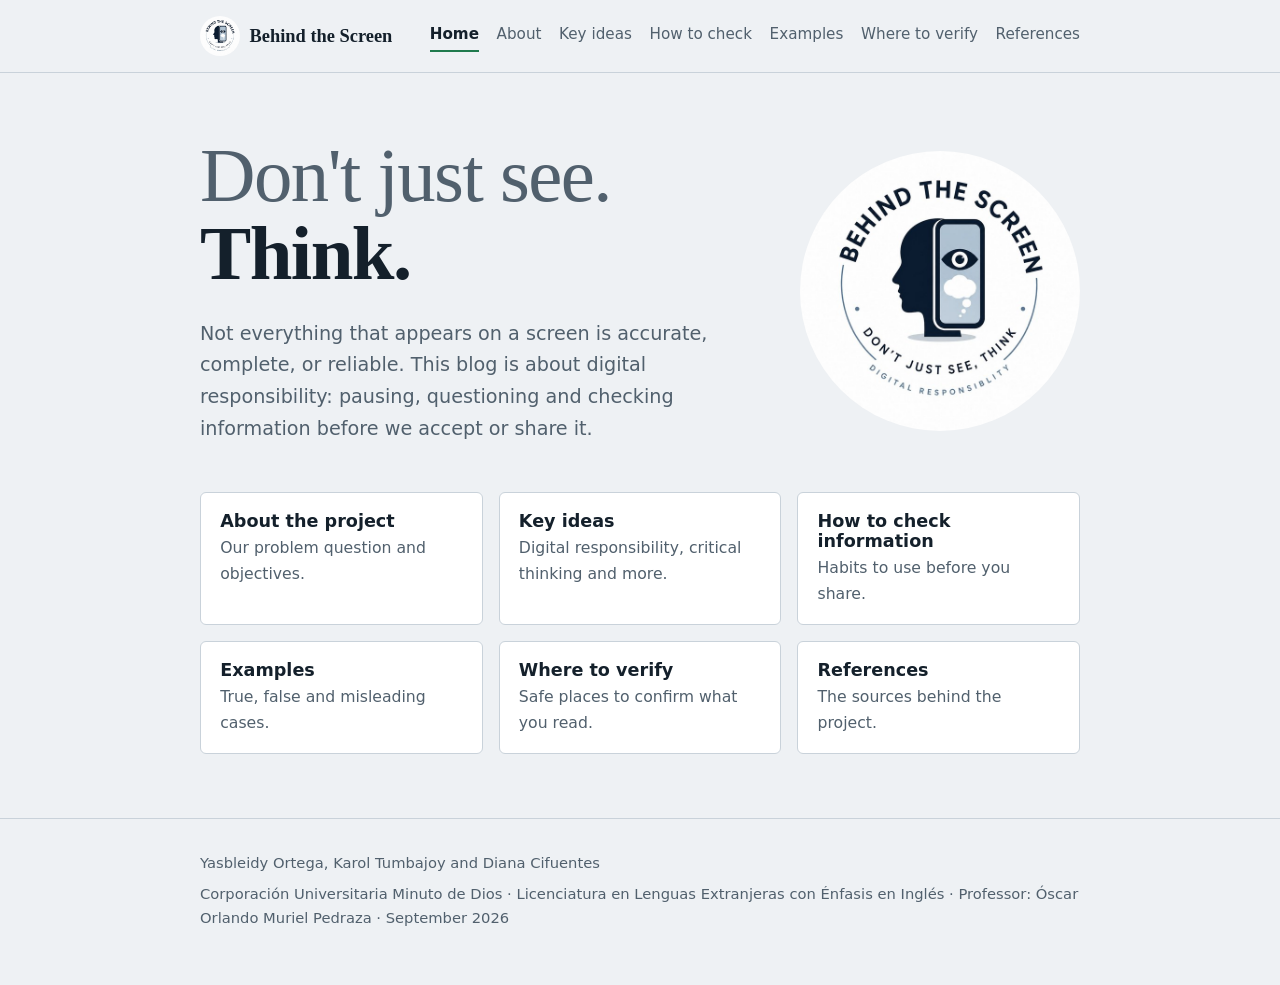
<file: index.html>
<!DOCTYPE html>
<html lang="en">
<head>
<meta charset="UTF-8">
<meta name="viewport" content="width=device-width, initial-scale=1">
<title>Home | Behind the Screen</title>
<meta name="description" content="Behind the Screen: a blog about digital responsibility and critical thinking online.">
<link rel="icon" href="logo.jpg">
<link rel="stylesheet" href="style.css">
</head>
<body>
<header class="top"><div class="wrap">
<a class="brand" href="index.html"><img src="logo.jpg" alt="" width="40" height="40"><span>Behind the Screen</span></a>
<nav aria-label="Main"><a href="index.html" aria-current="page">Home</a><a href="about.html">About</a><a href="ideas.html">Key ideas</a><a href="check.html">How to check</a><a href="examples.html">Examples</a><a href="verify.html">Where to verify</a><a href="references.html">References</a></nav>
</div></header>
<main><div class="wrap">
<div class="hero">
<div class="txt">
<h1><span class="a">Don't just see.</span><span>Think.</span></h1>
<p>Not everything that appears on a screen is accurate, complete, or reliable. This blog is about digital responsibility: pausing, questioning and checking information before we accept or share it.</p>
</div>
<img class="hero-logo" src="logo.jpg" alt="Behind the Screen logo: a head silhouette facing a phone screen that shows an eye and a thought bubble. Don't just see, think. Digital responsibility." width="280" height="280">
</div>
<div class="grid" style="padding-bottom:4rem">
<a class="box" href="about.html"><h3>About the project</h3><p>Our problem question and objectives.</p></a>
<a class="box" href="ideas.html"><h3>Key ideas</h3><p>Digital responsibility, critical thinking and more.</p></a>
<a class="box" href="check.html"><h3>How to check information</h3><p>Habits to use before you share.</p></a>
<a class="box" href="examples.html"><h3>Examples</h3><p>True, false and misleading cases.</p></a>
<a class="box" href="verify.html"><h3>Where to verify</h3><p>Safe places to confirm what you read.</p></a>
<a class="box" href="references.html"><h3>References</h3><p>The sources behind the project.</p></a>
</div>

</div></main>
<footer><div class="wrap">
<p>Yasbleidy Ortega, Karol Tumbajoy and Diana Cifuentes</p>
<p>Corporación Universitaria Minuto de Dios · Licenciatura en Lenguas Extranjeras con Énfasis en Inglés · Professor: Óscar Orlando Muriel Pedraza · September 2026</p>
</div></footer>
<script src="script.js"></script>
</body>
</html>
</file>
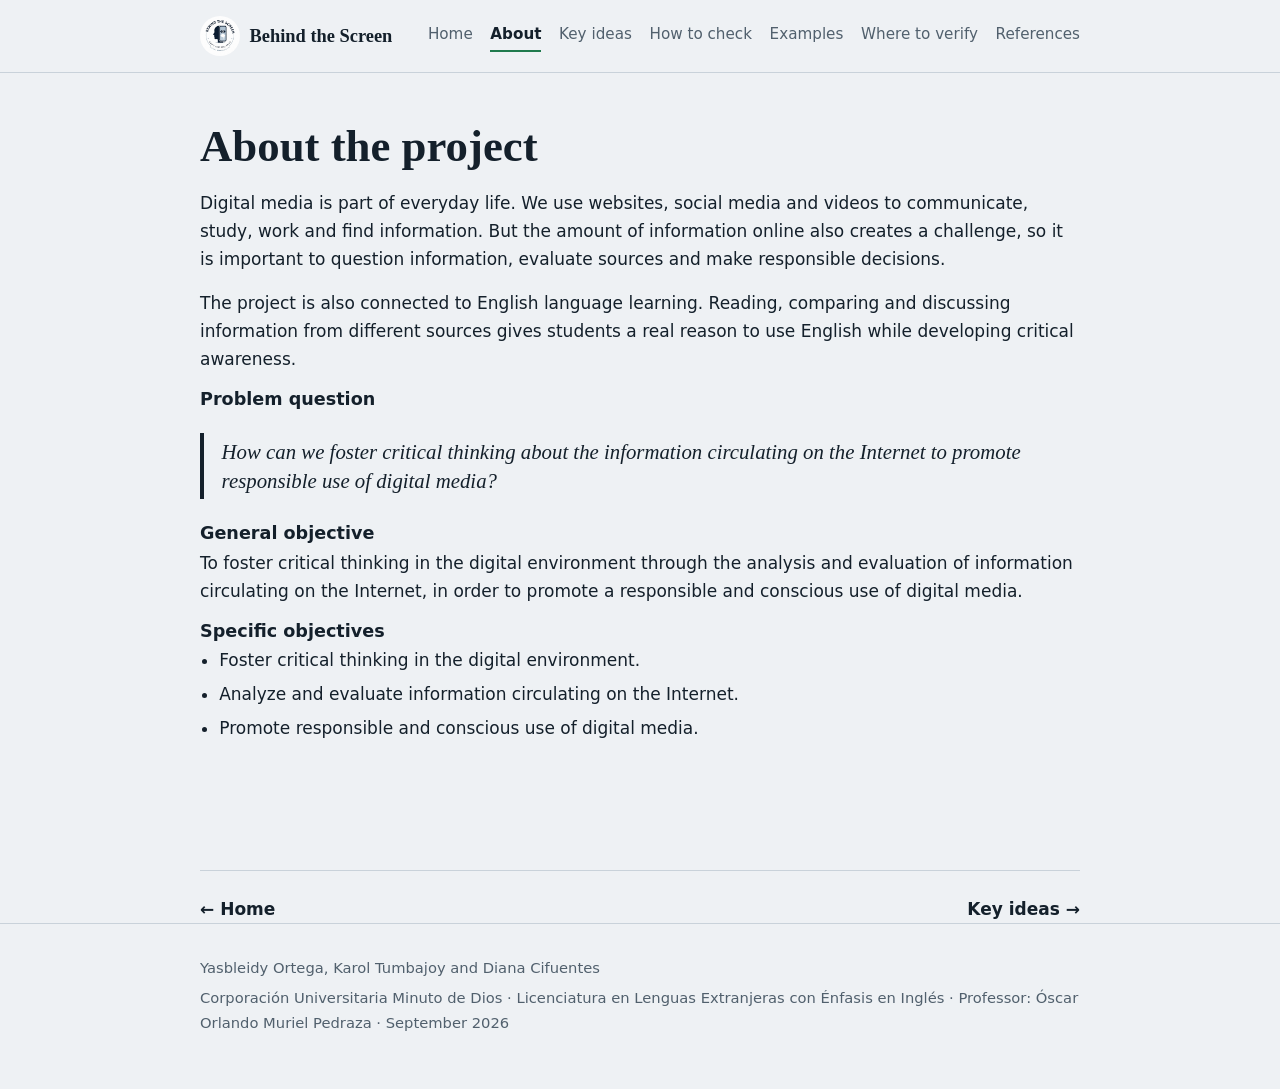
<file: about.html>
<!DOCTYPE html>
<html lang="en">
<head>
<meta charset="UTF-8">
<meta name="viewport" content="width=device-width, initial-scale=1">
<title>About the project | Behind the Screen</title>
<meta name="description" content="Behind the Screen: a blog about digital responsibility and critical thinking online.">
<link rel="icon" href="logo.jpg">
<link rel="stylesheet" href="style.css">
</head>
<body>
<header class="top"><div class="wrap">
<a class="brand" href="index.html"><img src="logo.jpg" alt="" width="40" height="40"><span>Behind the Screen</span></a>
<nav aria-label="Main"><a href="index.html">Home</a><a href="about.html" aria-current="page">About</a><a href="ideas.html">Key ideas</a><a href="check.html">How to check</a><a href="examples.html">Examples</a><a href="verify.html">Where to verify</a><a href="references.html">References</a></nav>
</div></header>
<main><div class="wrap">
<div class="page"><h1 class="title">About the project</h1>
<p>Digital media is part of everyday life. We use websites, social media and videos to communicate, study, work and find information. But the amount of information online also creates a challenge, so it is important to question information, evaluate sources and make responsible decisions.</p>
<p>The project is also connected to English language learning. Reading, comparing and discussing information from different sources gives students a real reason to use English while developing critical awareness.</p>
<h3>Problem question</h3>
<p class="question">How can we foster critical thinking about the information circulating on the Internet to promote responsible use of digital media?</p>
<h3>General objective</h3>
<p>To foster critical thinking in the digital environment through the analysis and evaluation of information circulating on the Internet, in order to promote a responsible and conscious use of digital media.</p>
<h3>Specific objectives</h3>
<ul class="plain"><li>Foster critical thinking in the digital environment.</li><li>Analyze and evaluate information circulating on the Internet.</li><li>Promote responsible and conscious use of digital media.</li></ul></div>
<div class="pager"><a href="index.html">&larr; Home</a><a href="ideas.html">Key ideas &rarr;</a></div>
</div></main>
<footer><div class="wrap">
<p>Yasbleidy Ortega, Karol Tumbajoy and Diana Cifuentes</p>
<p>Corporación Universitaria Minuto de Dios · Licenciatura en Lenguas Extranjeras con Énfasis en Inglés · Professor: Óscar Orlando Muriel Pedraza · September 2026</p>
</div></footer>
<script src="script.js"></script>
</body>
</html>
</file>
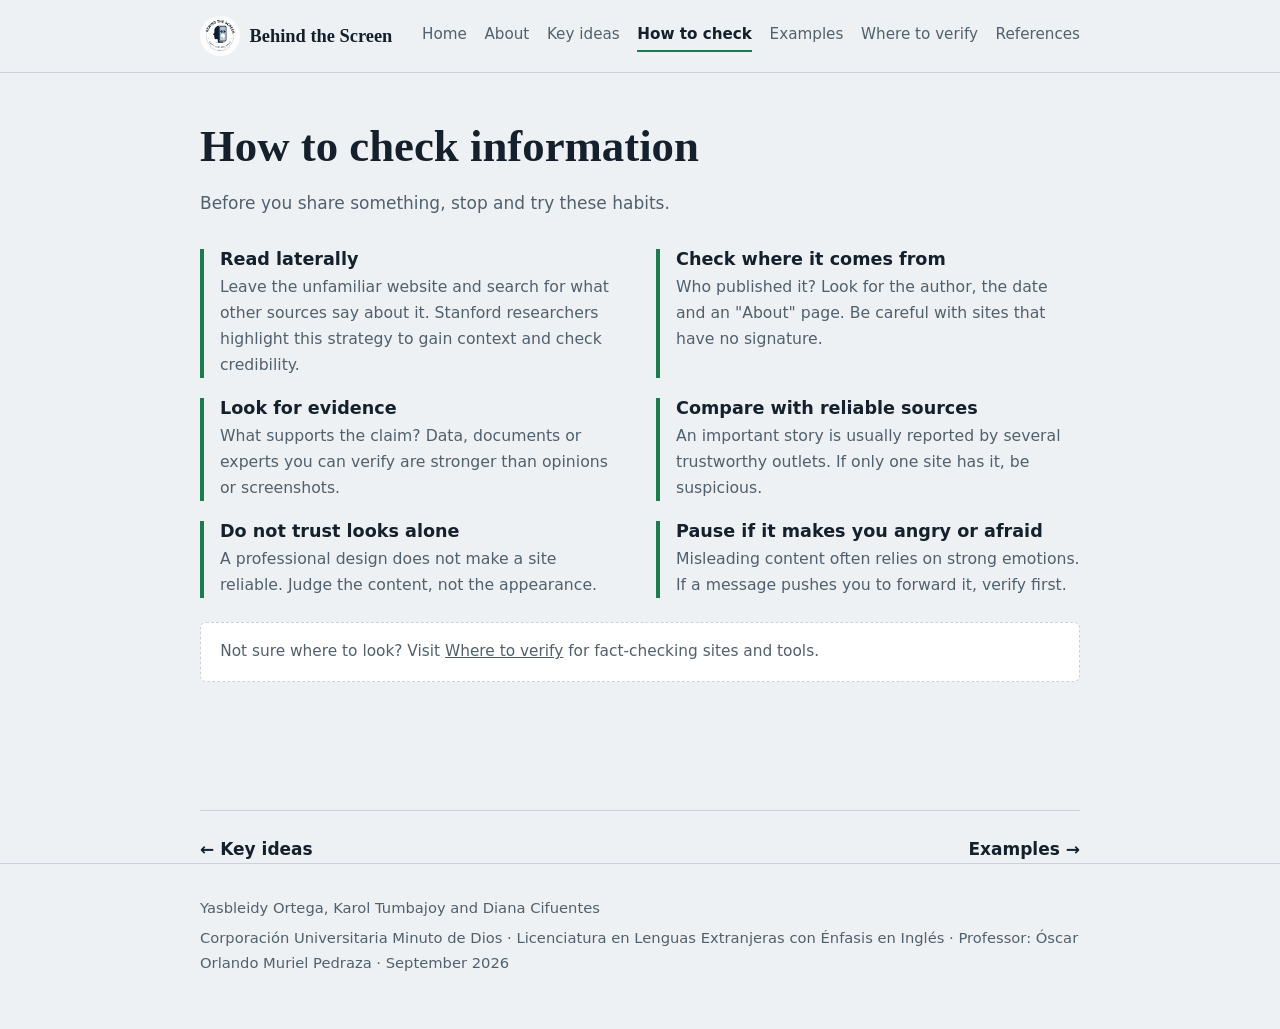
<file: check.html>
<!DOCTYPE html>
<html lang="en">
<head>
<meta charset="UTF-8">
<meta name="viewport" content="width=device-width, initial-scale=1">
<title>How to check information | Behind the Screen</title>
<meta name="description" content="Behind the Screen: a blog about digital responsibility and critical thinking online.">
<link rel="icon" href="logo.jpg">
<link rel="stylesheet" href="style.css">
</head>
<body>
<header class="top"><div class="wrap">
<a class="brand" href="index.html"><img src="logo.jpg" alt="" width="40" height="40"><span>Behind the Screen</span></a>
<nav aria-label="Main"><a href="index.html">Home</a><a href="about.html">About</a><a href="ideas.html">Key ideas</a><a href="check.html" aria-current="page">How to check</a><a href="examples.html">Examples</a><a href="verify.html">Where to verify</a><a href="references.html">References</a></nav>
</div></header>
<main><div class="wrap">
<div class="page"><h1 class="title">How to check information</h1>
<p class="lead">Before you share something, stop and try these habits.</p>
<div class="tips">
<div class="tip"><h3>Read laterally</h3><p>Leave the unfamiliar website and search for what other sources say about it. Stanford researchers highlight this strategy to gain context and check credibility.</p></div>
<div class="tip"><h3>Check where it comes from</h3><p>Who published it? Look for the author, the date and an "About" page. Be careful with sites that have no signature.</p></div>
<div class="tip"><h3>Look for evidence</h3><p>What supports the claim? Data, documents or experts you can verify are stronger than opinions or screenshots.</p></div>
<div class="tip"><h3>Compare with reliable sources</h3><p>An important story is usually reported by several trustworthy outlets. If only one site has it, be suspicious.</p></div>
<div class="tip"><h3>Do not trust looks alone</h3><p>A professional design does not make a site reliable. Judge the content, not the appearance.</p></div>
<div class="tip"><h3>Pause if it makes you angry or afraid</h3><p>Misleading content often relies on strong emotions. If a message pushes you to forward it, verify first.</p></div>
</div>
<p class="note">Not sure where to look? Visit <a href="verify.html">Where to verify</a> for fact-checking sites and tools.</p></div>
<div class="pager"><a href="ideas.html">&larr; Key ideas</a><a href="examples.html">Examples &rarr;</a></div>
</div></main>
<footer><div class="wrap">
<p>Yasbleidy Ortega, Karol Tumbajoy and Diana Cifuentes</p>
<p>Corporación Universitaria Minuto de Dios · Licenciatura en Lenguas Extranjeras con Énfasis en Inglés · Professor: Óscar Orlando Muriel Pedraza · September 2026</p>
</div></footer>
<script src="script.js"></script>
</body>
</html>
</file>
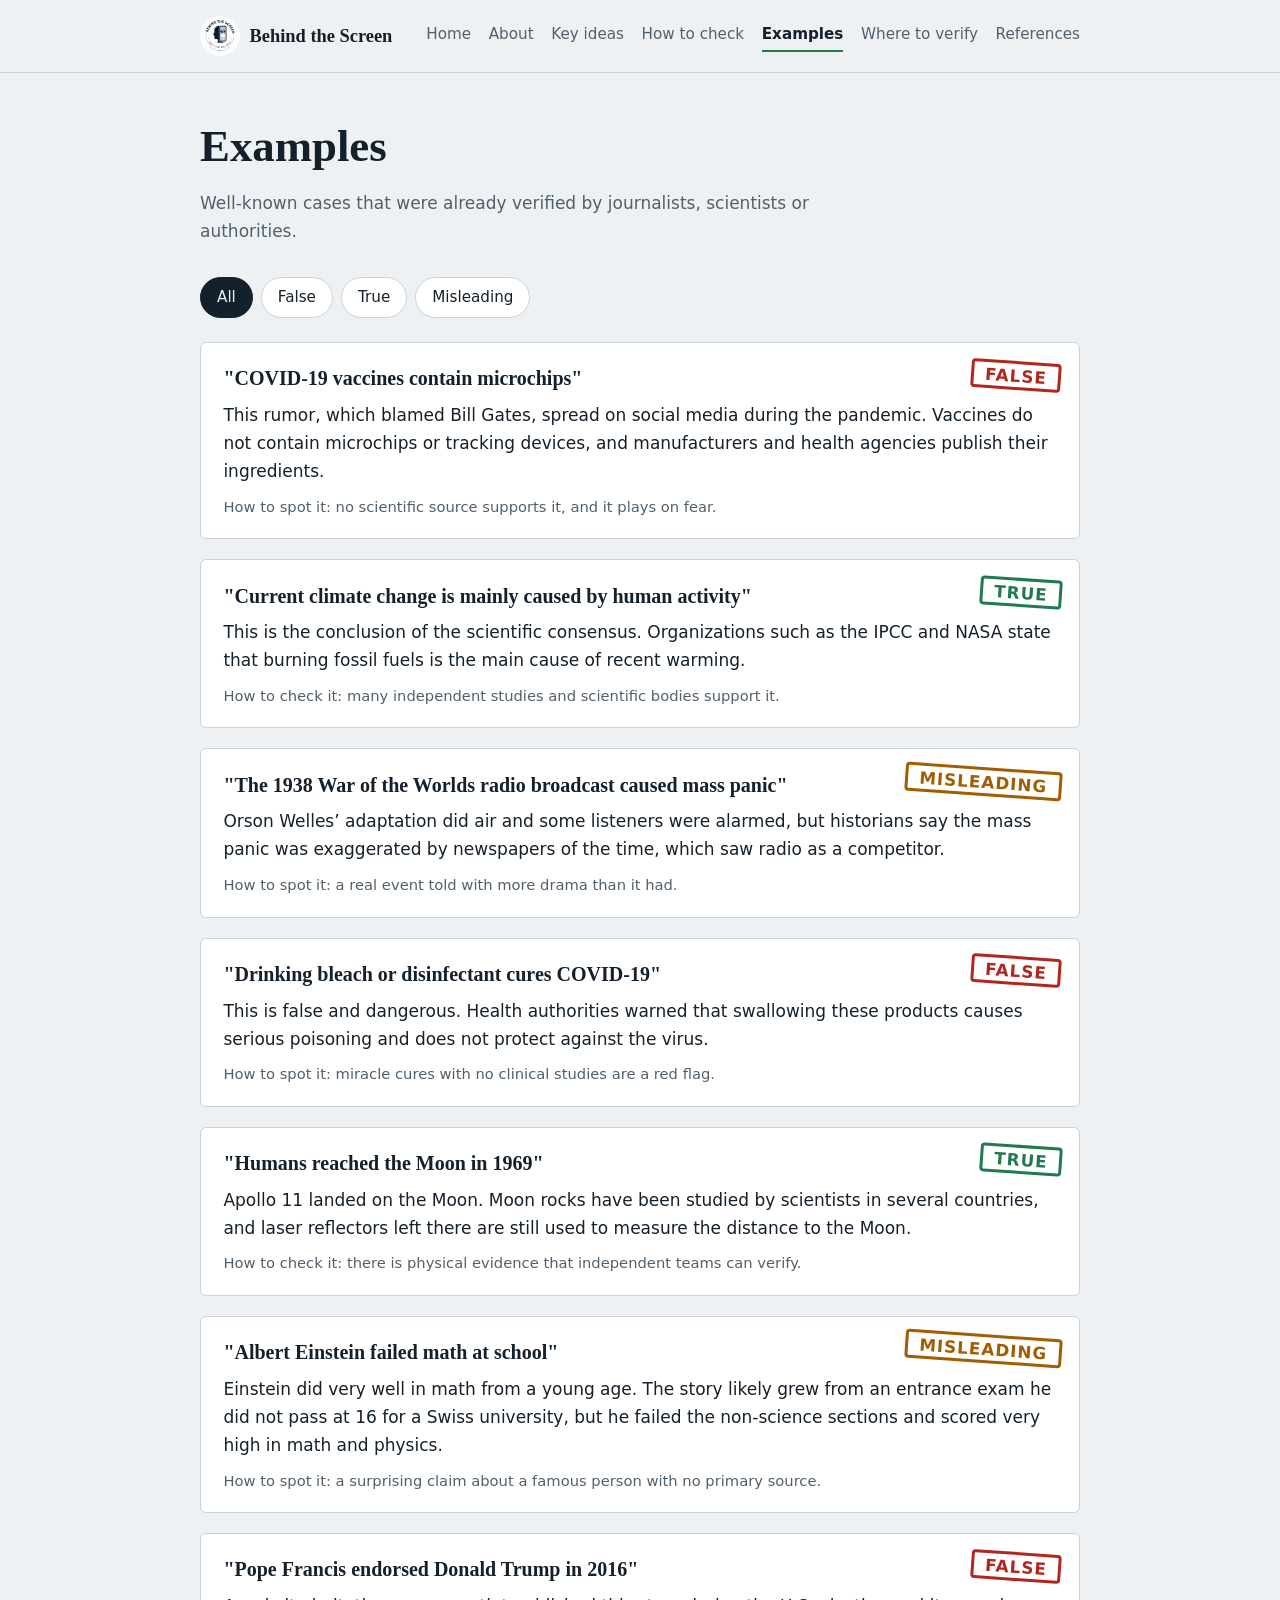
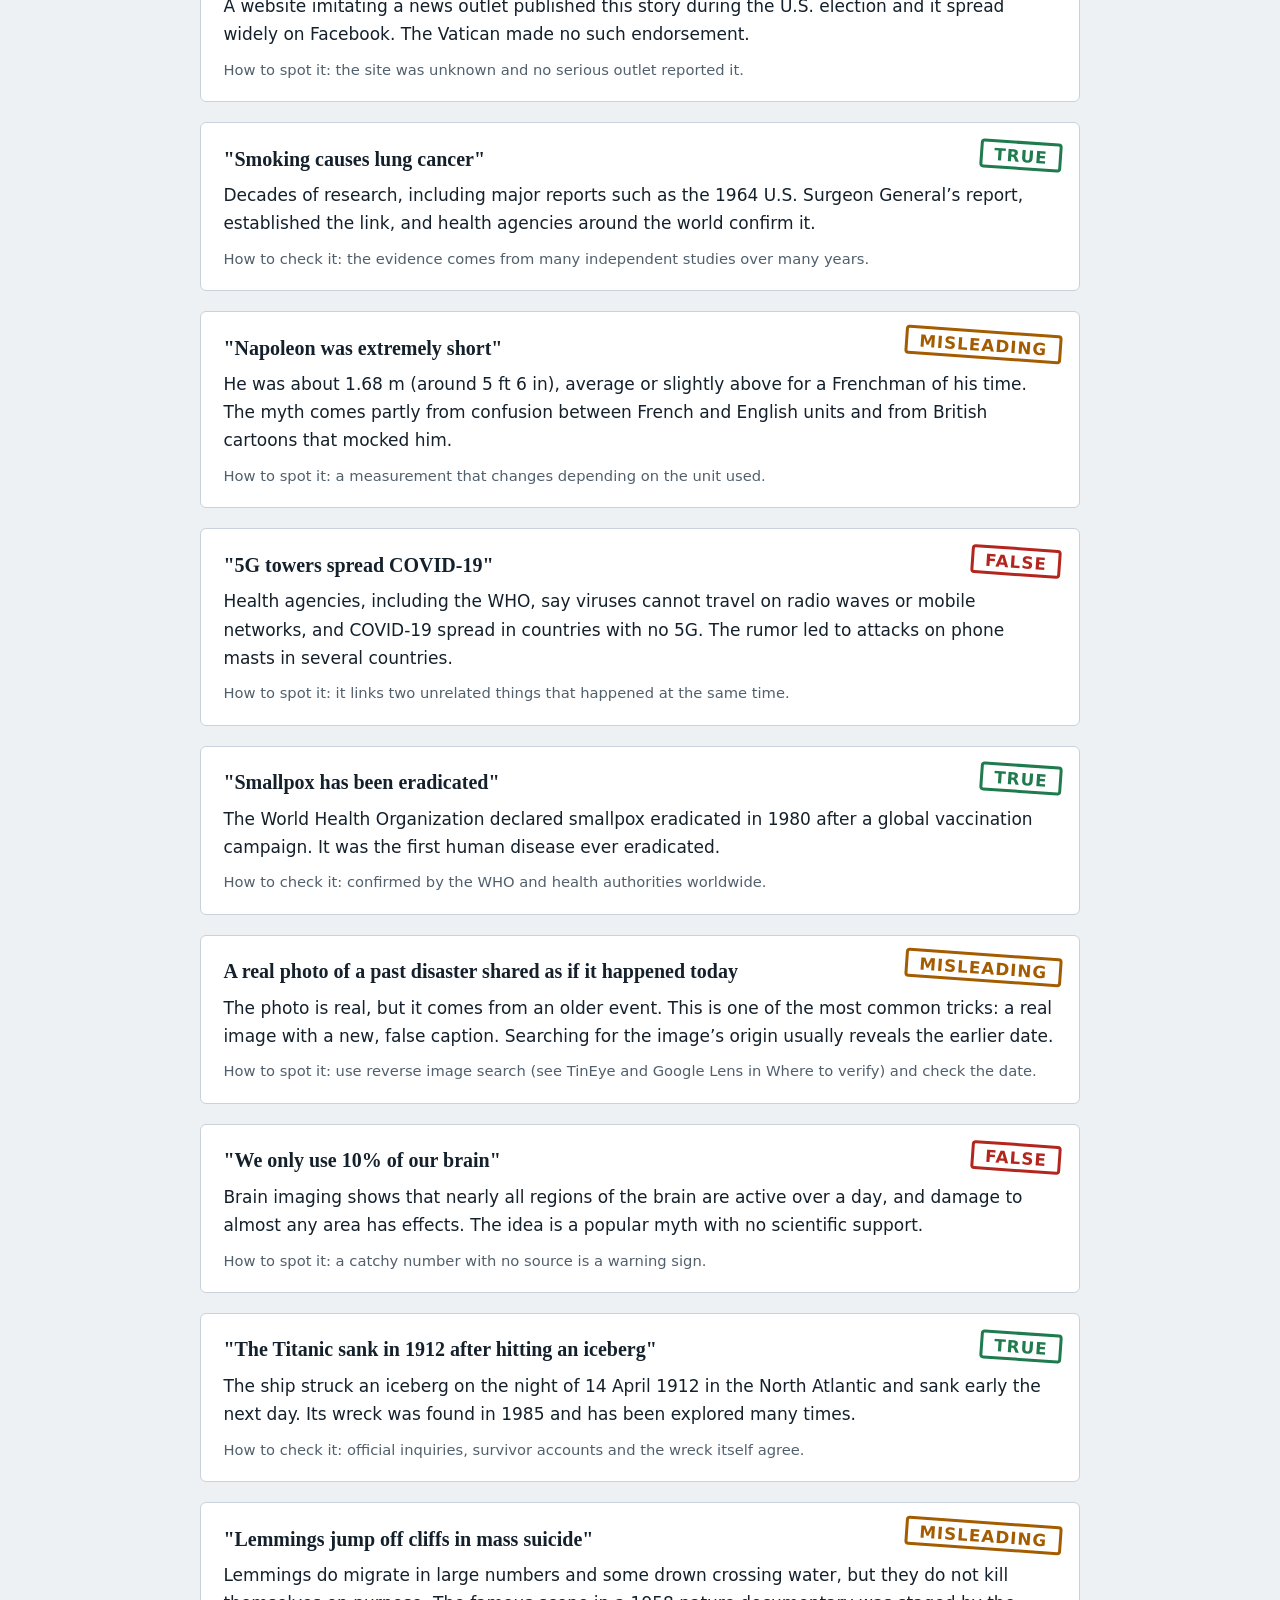
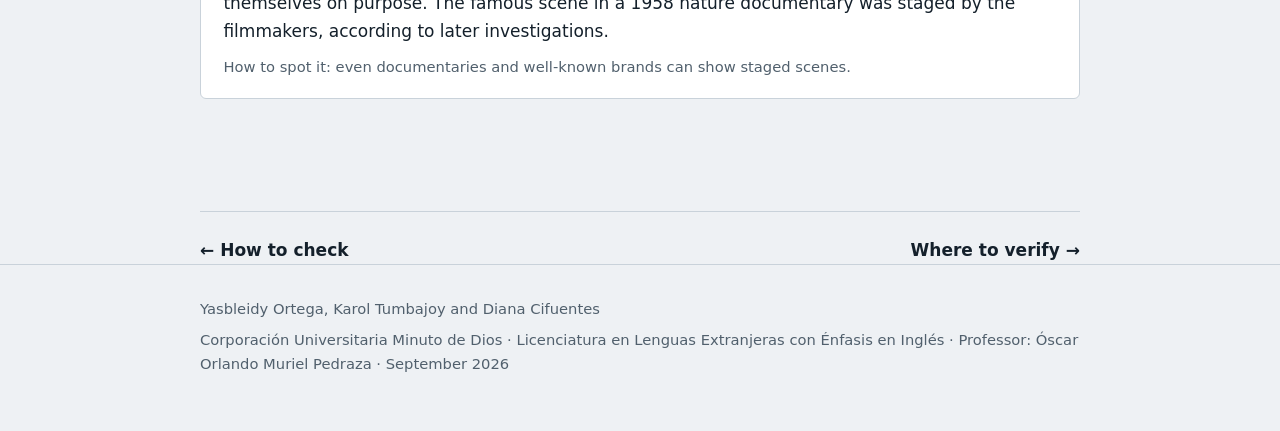
<file: examples.html>
<!DOCTYPE html>
<html lang="en">
<head>
<meta charset="UTF-8">
<meta name="viewport" content="width=device-width, initial-scale=1">
<title>Examples | Behind the Screen</title>
<meta name="description" content="Behind the Screen: a blog about digital responsibility and critical thinking online.">
<link rel="icon" href="logo.jpg">
<link rel="stylesheet" href="style.css">
</head>
<body>
<header class="top"><div class="wrap">
<a class="brand" href="index.html"><img src="logo.jpg" alt="" width="40" height="40"><span>Behind the Screen</span></a>
<nav aria-label="Main"><a href="index.html">Home</a><a href="about.html">About</a><a href="ideas.html">Key ideas</a><a href="check.html">How to check</a><a href="examples.html" aria-current="page">Examples</a><a href="verify.html">Where to verify</a><a href="references.html">References</a></nav>
</div></header>
<main><div class="wrap">
<div class="page"><h1 class="title">Examples</h1>
<p class="lead">Well-known cases that were already verified by journalists, scientists or authorities.</p>
<div class="filters" role="group" aria-label="Filter examples">
<button type="button" data-filter="todos" aria-pressed="true">All</button>
<button type="button" data-filter="falso" aria-pressed="false">False</button>
<button type="button" data-filter="verdadero" aria-pressed="false">True</button>
<button type="button" data-filter="enganoso" aria-pressed="false">Misleading</button>
</div>
<div class="cases"><article class="case" data-type="falso"><span class="stamp falso">FALSE</span><h3>"COVID-19 vaccines contain microchips"</h3><p>This rumor, which blamed Bill Gates, spread on social media during the pandemic. Vaccines do not contain microchips or tracking devices, and manufacturers and health agencies publish their ingredients.</p><p class="src">How to spot it: no scientific source supports it, and it plays on fear.</p></article><article class="case" data-type="verdadero"><span class="stamp verdadero">TRUE</span><h3>"Current climate change is mainly caused by human activity"</h3><p>This is the conclusion of the scientific consensus. Organizations such as the IPCC and NASA state that burning fossil fuels is the main cause of recent warming.</p><p class="src">How to check it: many independent studies and scientific bodies support it.</p></article><article class="case" data-type="enganoso"><span class="stamp enganoso">MISLEADING</span><h3>"The 1938 War of the Worlds radio broadcast caused mass panic"</h3><p>Orson Welles&rsquo; adaptation did air and some listeners were alarmed, but historians say the mass panic was exaggerated by newspapers of the time, which saw radio as a competitor.</p><p class="src">How to spot it: a real event told with more drama than it had.</p></article><article class="case" data-type="falso"><span class="stamp falso">FALSE</span><h3>"Drinking bleach or disinfectant cures COVID-19"</h3><p>This is false and dangerous. Health authorities warned that swallowing these products causes serious poisoning and does not protect against the virus.</p><p class="src">How to spot it: miracle cures with no clinical studies are a red flag.</p></article><article class="case" data-type="verdadero"><span class="stamp verdadero">TRUE</span><h3>"Humans reached the Moon in 1969"</h3><p>Apollo 11 landed on the Moon. Moon rocks have been studied by scientists in several countries, and laser reflectors left there are still used to measure the distance to the Moon.</p><p class="src">How to check it: there is physical evidence that independent teams can verify.</p></article><article class="case" data-type="enganoso"><span class="stamp enganoso">MISLEADING</span><h3>"Albert Einstein failed math at school"</h3><p>Einstein did very well in math from a young age. The story likely grew from an entrance exam he did not pass at 16 for a Swiss university, but he failed the non-science sections and scored very high in math and physics.</p><p class="src">How to spot it: a surprising claim about a famous person with no primary source.</p></article><article class="case" data-type="falso"><span class="stamp falso">FALSE</span><h3>"Pope Francis endorsed Donald Trump in 2016"</h3><p>A website imitating a news outlet published this story during the U.S. election and it spread widely on Facebook. The Vatican made no such endorsement.</p><p class="src">How to spot it: the site was unknown and no serious outlet reported it.</p></article><article class="case" data-type="verdadero"><span class="stamp verdadero">TRUE</span><h3>"Smoking causes lung cancer"</h3><p>Decades of research, including major reports such as the 1964 U.S. Surgeon General&rsquo;s report, established the link, and health agencies around the world confirm it.</p><p class="src">How to check it: the evidence comes from many independent studies over many years.</p></article><article class="case" data-type="enganoso"><span class="stamp enganoso">MISLEADING</span><h3>"Napoleon was extremely short"</h3><p>He was about 1.68 m (around 5 ft 6 in), average or slightly above for a Frenchman of his time. The myth comes partly from confusion between French and English units and from British cartoons that mocked him.</p><p class="src">How to spot it: a measurement that changes depending on the unit used.</p></article><article class="case" data-type="falso"><span class="stamp falso">FALSE</span><h3>"5G towers spread COVID-19"</h3><p>Health agencies, including the WHO, say viruses cannot travel on radio waves or mobile networks, and COVID-19 spread in countries with no 5G. The rumor led to attacks on phone masts in several countries.</p><p class="src">How to spot it: it links two unrelated things that happened at the same time.</p></article><article class="case" data-type="verdadero"><span class="stamp verdadero">TRUE</span><h3>"Smallpox has been eradicated"</h3><p>The World Health Organization declared smallpox eradicated in 1980 after a global vaccination campaign. It was the first human disease ever eradicated.</p><p class="src">How to check it: confirmed by the WHO and health authorities worldwide.</p></article><article class="case" data-type="enganoso"><span class="stamp enganoso">MISLEADING</span><h3>A real photo of a past disaster shared as if it happened today</h3><p>The photo is real, but it comes from an older event. This is one of the most common tricks: a real image with a new, false caption. Searching for the image&rsquo;s origin usually reveals the earlier date.</p><p class="src">How to spot it: use reverse image search (see TinEye and Google Lens in Where to verify) and check the date.</p></article><article class="case" data-type="falso"><span class="stamp falso">FALSE</span><h3>"We only use 10% of our brain"</h3><p>Brain imaging shows that nearly all regions of the brain are active over a day, and damage to almost any area has effects. The idea is a popular myth with no scientific support.</p><p class="src">How to spot it: a catchy number with no source is a warning sign.</p></article><article class="case" data-type="verdadero"><span class="stamp verdadero">TRUE</span><h3>"The Titanic sank in 1912 after hitting an iceberg"</h3><p>The ship struck an iceberg on the night of 14 April 1912 in the North Atlantic and sank early the next day. Its wreck was found in 1985 and has been explored many times.</p><p class="src">How to check it: official inquiries, survivor accounts and the wreck itself agree.</p></article><article class="case" data-type="enganoso"><span class="stamp enganoso">MISLEADING</span><h3>"Lemmings jump off cliffs in mass suicide"</h3><p>Lemmings do migrate in large numbers and some drown crossing water, but they do not kill themselves on purpose. The famous scene in a 1958 nature documentary was staged by the filmmakers, according to later investigations.</p><p class="src">How to spot it: even documentaries and well-known brands can show staged scenes.</p></article></div>
</div>
<div class="pager"><a href="check.html">&larr; How to check</a><a href="verify.html">Where to verify &rarr;</a></div>
</div></main>
<footer><div class="wrap">
<p>Yasbleidy Ortega, Karol Tumbajoy and Diana Cifuentes</p>
<p>Corporación Universitaria Minuto de Dios · Licenciatura en Lenguas Extranjeras con Énfasis en Inglés · Professor: Óscar Orlando Muriel Pedraza · September 2026</p>
</div></footer>
<script src="script.js"></script>
</body>
</html>
</file>
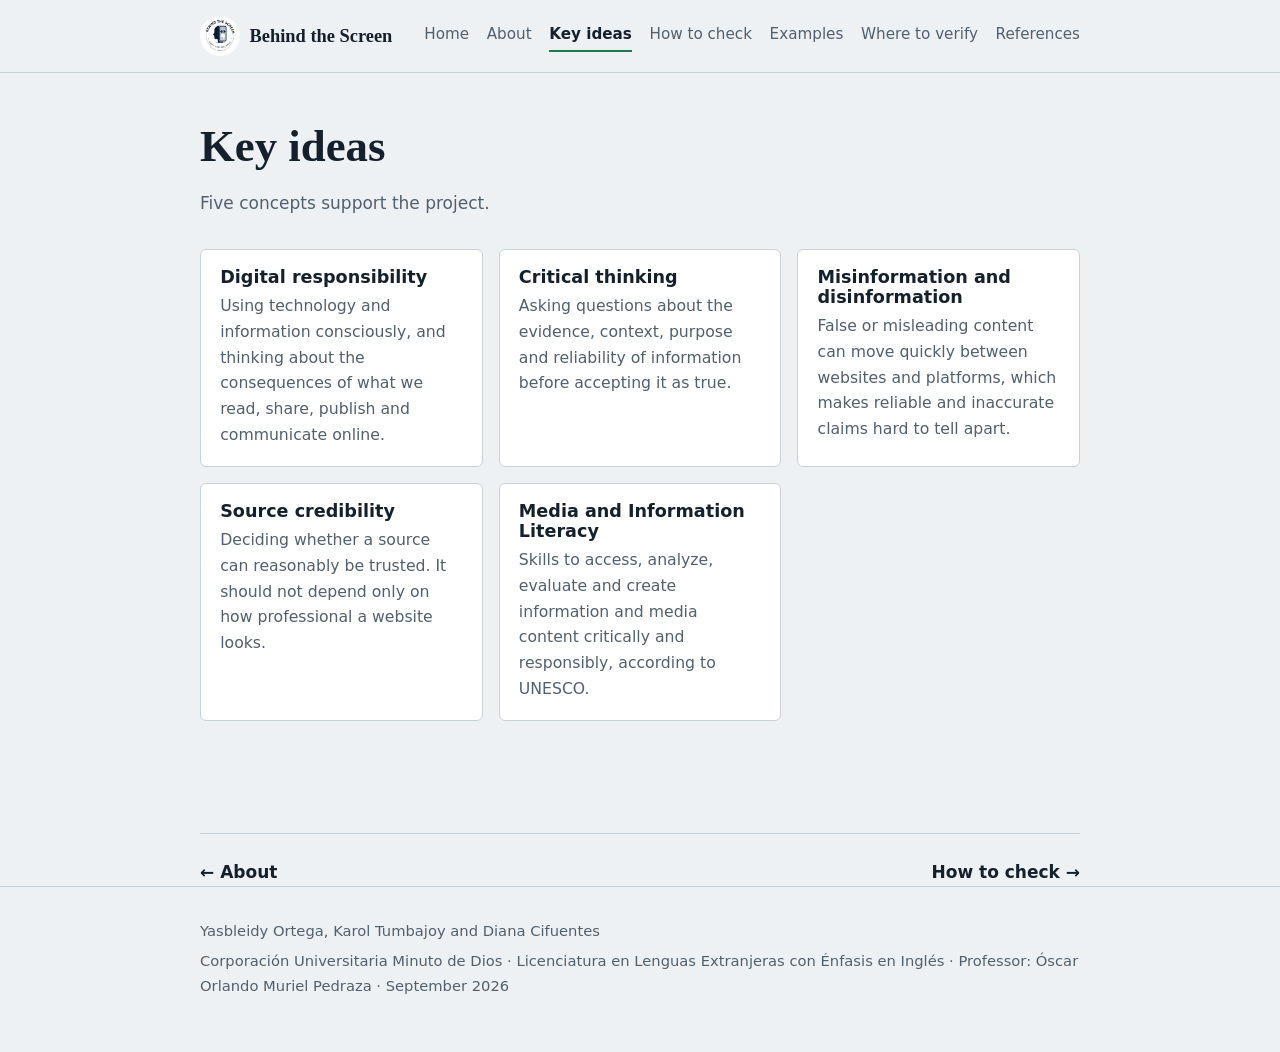
<file: ideas.html>
<!DOCTYPE html>
<html lang="en">
<head>
<meta charset="UTF-8">
<meta name="viewport" content="width=device-width, initial-scale=1">
<title>Key ideas | Behind the Screen</title>
<meta name="description" content="Behind the Screen: a blog about digital responsibility and critical thinking online.">
<link rel="icon" href="logo.jpg">
<link rel="stylesheet" href="style.css">
</head>
<body>
<header class="top"><div class="wrap">
<a class="brand" href="index.html"><img src="logo.jpg" alt="" width="40" height="40"><span>Behind the Screen</span></a>
<nav aria-label="Main"><a href="index.html">Home</a><a href="about.html">About</a><a href="ideas.html" aria-current="page">Key ideas</a><a href="check.html">How to check</a><a href="examples.html">Examples</a><a href="verify.html">Where to verify</a><a href="references.html">References</a></nav>
</div></header>
<main><div class="wrap">
<div class="page"><h1 class="title">Key ideas</h1>
<p class="lead">Five concepts support the project.</p>
<div class="grid">
<div class="box"><h3>Digital responsibility</h3><p>Using technology and information consciously, and thinking about the consequences of what we read, share, publish and communicate online.</p></div>
<div class="box"><h3>Critical thinking</h3><p>Asking questions about the evidence, context, purpose and reliability of information before accepting it as true.</p></div>
<div class="box"><h3>Misinformation and disinformation</h3><p>False or misleading content can move quickly between websites and platforms, which makes reliable and inaccurate claims hard to tell apart.</p></div>
<div class="box"><h3>Source credibility</h3><p>Deciding whether a source can reasonably be trusted. It should not depend only on how professional a website looks.</p></div>
<div class="box"><h3>Media and Information Literacy</h3><p>Skills to access, analyze, evaluate and create information and media content critically and responsibly, according to UNESCO.</p></div>
</div></div>
<div class="pager"><a href="about.html">&larr; About</a><a href="check.html">How to check &rarr;</a></div>
</div></main>
<footer><div class="wrap">
<p>Yasbleidy Ortega, Karol Tumbajoy and Diana Cifuentes</p>
<p>Corporación Universitaria Minuto de Dios · Licenciatura en Lenguas Extranjeras con Énfasis en Inglés · Professor: Óscar Orlando Muriel Pedraza · September 2026</p>
</div></footer>
<script src="script.js"></script>
</body>
</html>
</file>
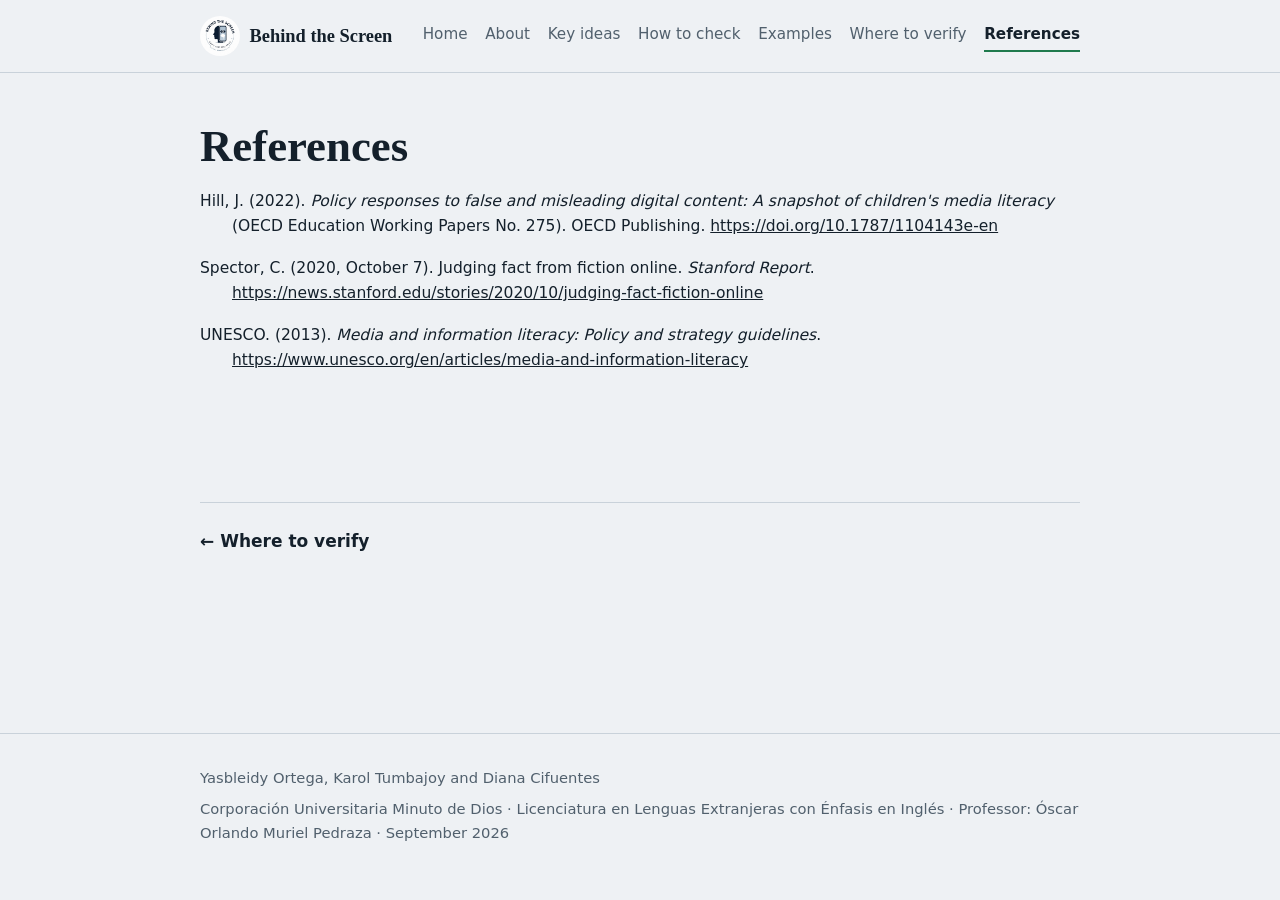
<file: references.html>
<!DOCTYPE html>
<html lang="en">
<head>
<meta charset="UTF-8">
<meta name="viewport" content="width=device-width, initial-scale=1">
<title>References | Behind the Screen</title>
<meta name="description" content="Behind the Screen: a blog about digital responsibility and critical thinking online.">
<link rel="icon" href="logo.jpg">
<link rel="stylesheet" href="style.css">
</head>
<body>
<header class="top"><div class="wrap">
<a class="brand" href="index.html"><img src="logo.jpg" alt="" width="40" height="40"><span>Behind the Screen</span></a>
<nav aria-label="Main"><a href="index.html">Home</a><a href="about.html">About</a><a href="ideas.html">Key ideas</a><a href="check.html">How to check</a><a href="examples.html">Examples</a><a href="verify.html">Where to verify</a><a href="references.html" aria-current="page">References</a></nav>
</div></header>
<main><div class="wrap">
<div class="page"><h1 class="title">References</h1>
<div class="refs">
<p>Hill, J. (2022). <em>Policy responses to false and misleading digital content: A snapshot of children's media literacy</em> (OECD Education Working Papers No. 275). OECD Publishing. <a href="https://doi.org/10.1787/1104143e-en" target="_blank" rel="noopener">https://doi.org/10.1787/1104143e-en</a></p>
<p>Spector, C. (2020, October 7). Judging fact from fiction online. <em>Stanford Report</em>. <a href="https://news.stanford.edu/stories/2020/10/judging-fact-fiction-online" target="_blank" rel="noopener">https://news.stanford.edu/stories/2020/10/judging-fact-fiction-online</a></p>
<p>UNESCO. (2013). <em>Media and information literacy: Policy and strategy guidelines</em>. <a href="https://www.unesco.org/en/articles/media-and-information-literacy" target="_blank" rel="noopener">https://www.unesco.org/en/articles/media-and-information-literacy</a></p>
</div></div>
<div class="pager"><a href="verify.html">&larr; Where to verify</a><span></span></div>
</div></main>
<footer><div class="wrap">
<p>Yasbleidy Ortega, Karol Tumbajoy and Diana Cifuentes</p>
<p>Corporación Universitaria Minuto de Dios · Licenciatura en Lenguas Extranjeras con Énfasis en Inglés · Professor: Óscar Orlando Muriel Pedraza · September 2026</p>
</div></footer>
<script src="script.js"></script>
</body>
</html>
</file>
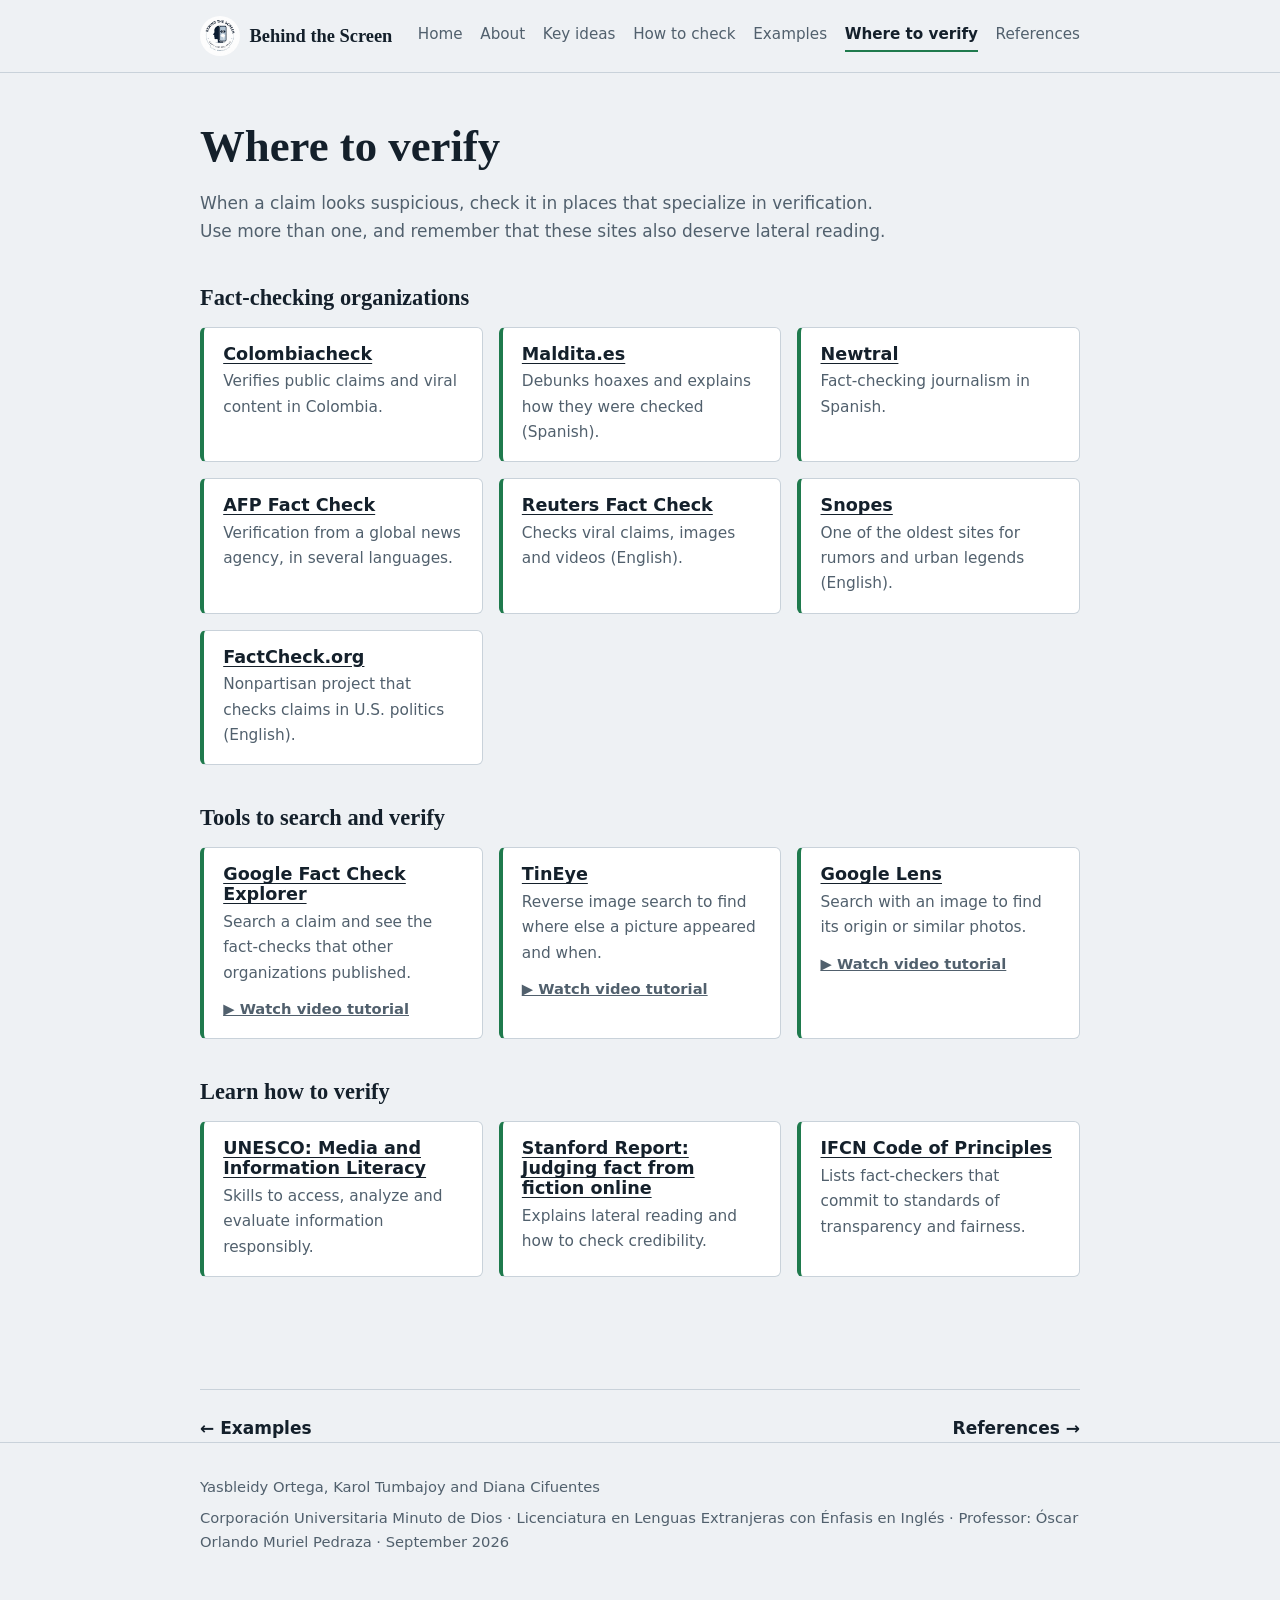
<file: verify (1).html>
<!DOCTYPE html>
<html lang="en">
<head>
<meta charset="UTF-8">
<meta name="viewport" content="width=device-width, initial-scale=1">
<title>Where to verify | Behind the Screen</title>
<meta name="description" content="Behind the Screen: a blog about digital responsibility and critical thinking online.">
<link rel="icon" href="logo.jpg">
<link rel="stylesheet" href="style.css">
</head>
<body>
<header class="top"><div class="wrap">
<a class="brand" href="index.html"><img src="logo.jpg" alt="" width="40" height="40"><span>Behind the Screen</span></a>
<nav aria-label="Main"><a href="index.html">Home</a><a href="about.html">About</a><a href="ideas.html">Key ideas</a><a href="check.html">How to check</a><a href="examples.html">Examples</a><a href="verify.html" aria-current="page">Where to verify</a><a href="references.html">References</a></nav>
</div></header>
<main><div class="wrap">
<div class="page"><h1 class="title">Where to verify</h1>
<p class="lead">When a claim looks suspicious, check it in places that specialize in verification. Use more than one, and remember that these sites also deserve lateral reading.</p>
<h2 class="group">Fact-checking organizations</h2>
<div class="sites">
<div class="site"><h3><a href="https://colombiacheck.com" target="_blank" rel="noopener">Colombiacheck</a></h3><p>Verifies public claims and viral content in Colombia.</p></div>
<div class="site"><h3><a href="https://maldita.es" target="_blank" rel="noopener">Maldita.es</a></h3><p>Debunks hoaxes and explains how they were checked (Spanish).</p></div>
<div class="site"><h3><a href="https://newtral.es" target="_blank" rel="noopener">Newtral</a></h3><p>Fact-checking journalism in Spanish.</p></div>
<div class="site"><h3><a href="https://factcheck.afp.com" target="_blank" rel="noopener">AFP Fact Check</a></h3><p>Verification from a global news agency, in several languages.</p></div>
<div class="site"><h3><a href="https://www.reuters.com/fact-check/" target="_blank" rel="noopener">Reuters Fact Check</a></h3><p>Checks viral claims, images and videos (English).</p></div>
<div class="site"><h3><a href="https://www.snopes.com" target="_blank" rel="noopener">Snopes</a></h3><p>One of the oldest sites for rumors and urban legends (English).</p></div>
<div class="site"><h3><a href="https://www.factcheck.org" target="_blank" rel="noopener">FactCheck.org</a></h3><p>Nonpartisan project that checks claims in U.S. politics (English).</p></div>
</div>
<h2 class="group">Tools to search and verify</h2>
<div class="sites">
<div class="site"><h3><a href="https://toolbox.google.com/factcheck/explorer" target="_blank" rel="noopener">Google Fact Check Explorer</a></h3><p>Search a claim and see the fact-checks that other organizations published.</p><p class="vid"><a href="https://youtu.be/P85zLTFkV8k" target="_blank" rel="noopener">&#9654; Watch video tutorial</a></p></div>
<div class="site"><h3><a href="https://tineye.com" target="_blank" rel="noopener">TinEye</a></h3><p>Reverse image search to find where else a picture appeared and when.</p><p class="vid"><a href="https://www.youtube.com/shorts/D06cPJSC8VA" target="_blank" rel="noopener">&#9654; Watch video tutorial</a></p></div>
<div class="site"><h3><a href="https://lens.google.com" target="_blank" rel="noopener">Google Lens</a></h3><p>Search with an image to find its origin or similar photos.</p><p class="vid"><a href="https://www.youtube.com/shorts/e-Rf-9lS20g" target="_blank" rel="noopener">&#9654; Watch video tutorial</a></p></div>
</div>
<h2 class="group">Learn how to verify</h2>
<div class="sites">
<div class="site"><h3><a href="https://www.unesco.org/en/articles/media-and-information-literacy" target="_blank" rel="noopener">UNESCO: Media and Information Literacy</a></h3><p>Skills to access, analyze and evaluate information responsibly.</p></div>
<div class="site"><h3><a href="https://news.stanford.edu/stories/2020/10/judging-fact-fiction-online" target="_blank" rel="noopener">Stanford Report: Judging fact from fiction online</a></h3><p>Explains lateral reading and how to check credibility.</p></div>
<div class="site"><h3><a href="https://ifcncodeofprinciples.poynter.org" target="_blank" rel="noopener">IFCN Code of Principles</a></h3><p>Lists fact-checkers that commit to standards of transparency and fairness.</p></div>
</div>
</div>
<div class="pager"><a href="examples.html">&larr; Examples</a><a href="references.html">References &rarr;</a></div>
</div></main>
<footer><div class="wrap">
<p>Yasbleidy Ortega, Karol Tumbajoy and Diana Cifuentes</p>
<p>Corporación Universitaria Minuto de Dios · Licenciatura en Lenguas Extranjeras con Énfasis en Inglés · Professor: Óscar Orlando Muriel Pedraza · September 2026</p>
</div></footer>
<script src="script.js"></script>
</body>
</html>
</file>
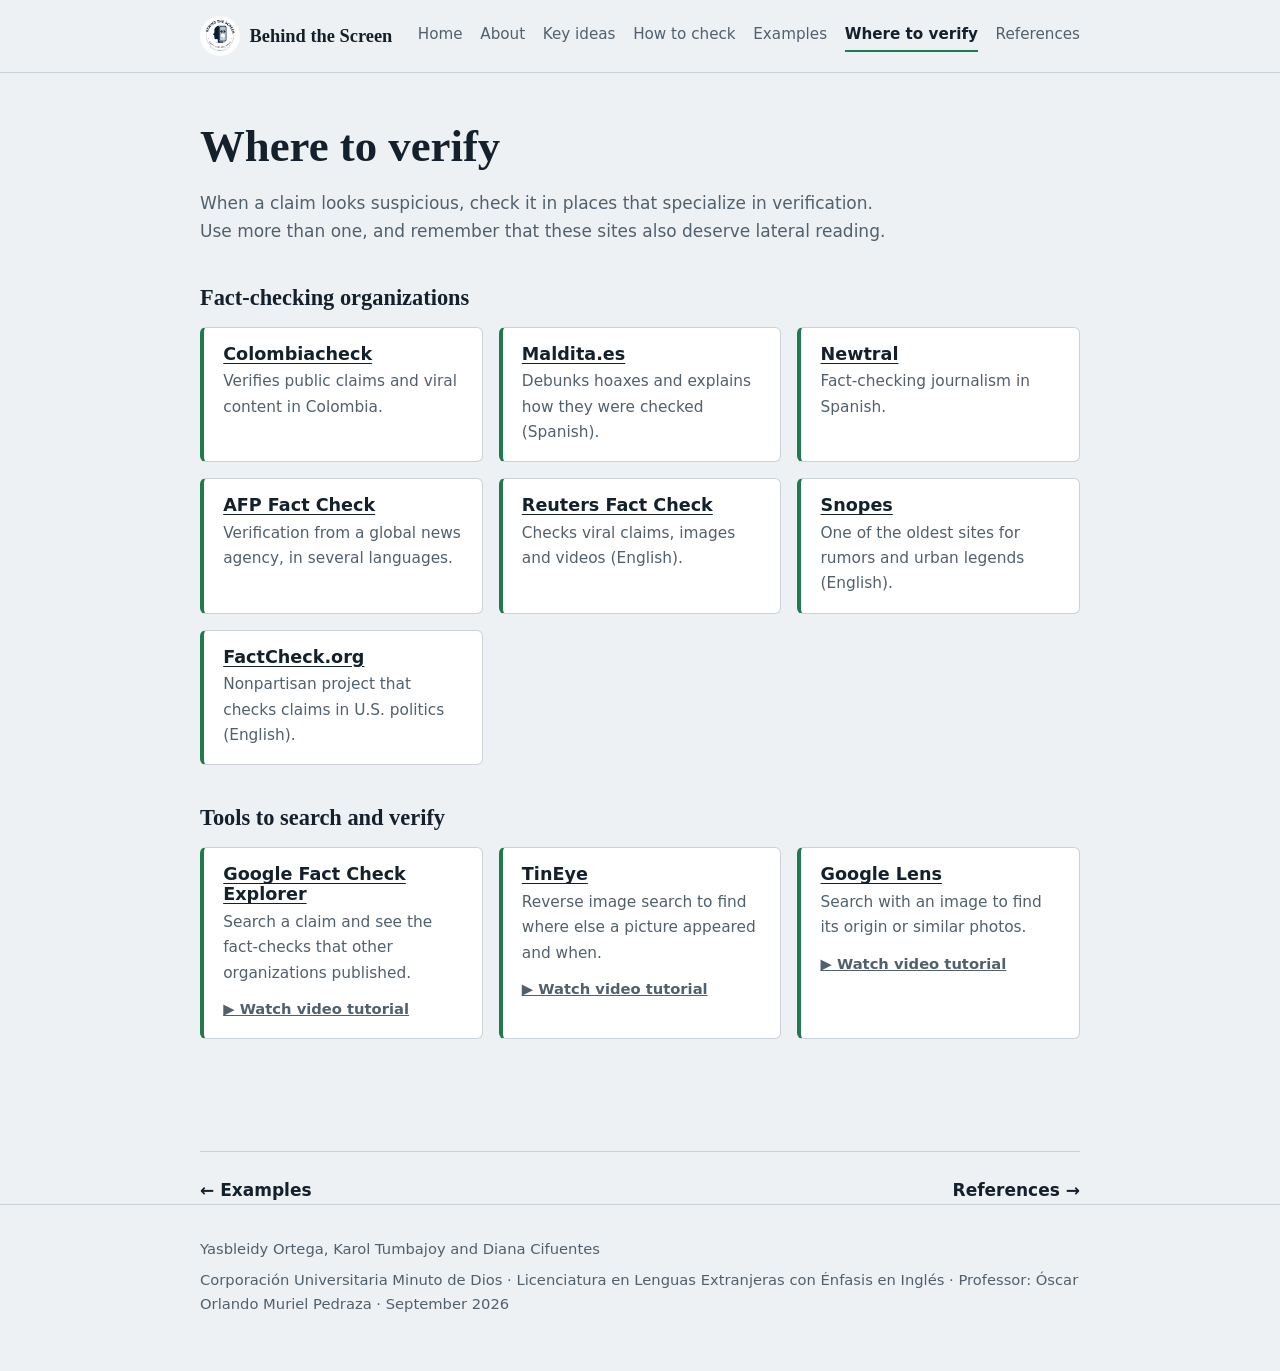
<file: verify.html>
<!DOCTYPE html>
<html lang="en">
<head>
<meta charset="UTF-8">
<meta name="viewport" content="width=device-width, initial-scale=1">
<title>Where to verify | Behind the Screen</title>
<meta name="description" content="Behind the Screen: a blog about digital responsibility and critical thinking online.">
<link rel="icon" href="logo.jpg">
<link rel="stylesheet" href="style.css">
</head>
<body>
<header class="top"><div class="wrap">
<a class="brand" href="index.html"><img src="logo.jpg" alt="" width="40" height="40"><span>Behind the Screen</span></a>
<nav aria-label="Main"><a href="index.html">Home</a><a href="about.html">About</a><a href="ideas.html">Key ideas</a><a href="check.html">How to check</a><a href="examples.html">Examples</a><a href="verify.html" aria-current="page">Where to verify</a><a href="references.html">References</a></nav>
</div></header>
<main><div class="wrap">
<div class="page"><h1 class="title">Where to verify</h1>
<p class="lead">When a claim looks suspicious, check it in places that specialize in verification. Use more than one, and remember that these sites also deserve lateral reading.</p>
<h2 class="group">Fact-checking organizations</h2>
<div class="sites">
<div class="site"><h3><a href="https://colombiacheck.com" target="_blank" rel="noopener">Colombiacheck</a></h3><p>Verifies public claims and viral content in Colombia.</p></div>
<div class="site"><h3><a href="https://maldita.es" target="_blank" rel="noopener">Maldita.es</a></h3><p>Debunks hoaxes and explains how they were checked (Spanish).</p></div>
<div class="site"><h3><a href="https://newtral.es" target="_blank" rel="noopener">Newtral</a></h3><p>Fact-checking journalism in Spanish.</p></div>
<div class="site"><h3><a href="https://factcheck.afp.com" target="_blank" rel="noopener">AFP Fact Check</a></h3><p>Verification from a global news agency, in several languages.</p></div>
<div class="site"><h3><a href="https://www.reuters.com/fact-check/" target="_blank" rel="noopener">Reuters Fact Check</a></h3><p>Checks viral claims, images and videos (English).</p></div>
<div class="site"><h3><a href="https://www.snopes.com" target="_blank" rel="noopener">Snopes</a></h3><p>One of the oldest sites for rumors and urban legends (English).</p></div>
<div class="site"><h3><a href="https://www.factcheck.org" target="_blank" rel="noopener">FactCheck.org</a></h3><p>Nonpartisan project that checks claims in U.S. politics (English).</p></div>
</div>
<h2 class="group">Tools to search and verify</h2>
<div class="sites">
<div class="site"><h3><a href="https://toolbox.google.com/factcheck/explorer" target="_blank" rel="noopener">Google Fact Check Explorer</a></h3><p>Search a claim and see the fact-checks that other organizations published.</p><p class="vid"><a href="https://youtu.be/P85zLTFkV8k" target="_blank" rel="noopener">&#9654; Watch video tutorial</a></p></div>
<div class="site"><h3><a href="https://tineye.com" target="_blank" rel="noopener">TinEye</a></h3><p>Reverse image search to find where else a picture appeared and when.</p><p class="vid"><a href="https://www.youtube.com/shorts/e-Rf-9lS20g" target="_blank" rel="noopener">&#9654; Watch video tutorial</a></p></div>
<div class="site"><h3><a href="https://lens.google.com" target="_blank" rel="noopener">Google Lens</a></h3><p>Search with an image to find its origin or similar photos.</p><p class="vid"><a href="https://www.youtube.com/shorts/D06cPJSC8VA" target="_blank" rel="noopener">&#9654; Watch video tutorial</a></p></div>
</div>
</div>
<div class="pager"><a href="examples.html">&larr; Examples</a><a href="references.html">References &rarr;</a></div>
</div></main>
<footer><div class="wrap">
<p>Yasbleidy Ortega, Karol Tumbajoy and Diana Cifuentes</p>
<p>Corporación Universitaria Minuto de Dios · Licenciatura en Lenguas Extranjeras con Énfasis en Inglés · Professor: Óscar Orlando Muriel Pedraza · September 2026</p>
</div></footer>
<script src="script.js"></script>
</body>
</html>
</file>
<file: style.css>
:root{--bg:#eef1f4;--ink:#14202b;--muted:#51606d;--line:#c9d2da;--card:#fff;--true:#1f7a4d;--false:#b3261e;--mixed:#a35c00;--serif:Georgia,"Times New Roman",serif;--sans:system-ui,-apple-system,"Segoe UI",Roboto,sans-serif}
@media (prefers-color-scheme:dark){:root{--bg:#11181f;--ink:#e8edf1;--muted:#9fb0bd;--line:#2b3945;--card:#19232c;--true:#4cc38a;--false:#ff7b72;--mixed:#f0b35a}}
*{box-sizing:border-box}html{scroll-behavior:smooth}
body{margin:0;background:var(--bg);color:var(--ink);font:1.0625rem/1.65 var(--sans);min-height:100vh;display:flex;flex-direction:column}
main{flex:1}a{color:inherit}:focus-visible{outline:3px solid var(--true);outline-offset:3px}
.wrap{max-width:920px;margin:0 auto;padding:0 1.25rem}
header.top{border-bottom:1px solid var(--line)}
header.top .wrap{display:flex;justify-content:space-between;align-items:center;gap:.75rem 1.5rem;flex-wrap:wrap;padding-top:1rem;padding-bottom:1rem}
.brand{display:inline-flex;align-items:center;gap:.6rem;font:700 1.15rem var(--serif);text-decoration:none}.brand img{border-radius:50%;background:#fff;display:block}
nav{display:flex;flex-wrap:wrap;gap:.25rem 1.1rem}
nav a{text-decoration:none;color:var(--muted);font-size:.95rem;padding:.15rem 0;border-bottom:2px solid transparent}
nav a:hover{color:var(--ink)}nav a[aria-current="page"]{color:var(--ink);border-bottom-color:var(--true);font-weight:600}
.hero{padding:4rem 0 3rem;display:flex;align-items:center;justify-content:space-between;gap:2.5rem;flex-wrap:wrap}.hero .txt{flex:1 1 360px}.hero-logo{width:min(100%,280px);height:auto;border-radius:50%;background:#fff;flex:0 0 auto}
.hero h1{margin:0 0 1.5rem;font:700 clamp(2.6rem,8vw,4.8rem)/1.02 var(--serif);letter-spacing:-.02em}
.hero h1 span{display:block}.hero h1 .a{color:var(--muted);font-weight:400}
.hero p{max-width:60ch;margin:0;color:var(--muted);font-size:1.2rem}
.page{padding:3rem 0 4rem}
h1.title{margin:0 0 1rem;font:700 clamp(2rem,5vw,2.8rem)/1.15 var(--serif)}
h3{margin:0 0 .35rem;font:700 1.1rem var(--sans)}p{margin:0 0 1rem}
.lead{max-width:65ch;color:var(--muted);margin-bottom:2rem}
.question{border-left:4px solid var(--ink);padding:.25rem 0 .25rem 1.1rem;margin:1.5rem 0;font:italic 1.3rem/1.4 var(--serif)}
ul.plain{padding-left:1.2rem;margin:0 0 1rem}ul.plain li{margin-bottom:.35rem}
.grid{display:grid;gap:1rem;grid-template-columns:repeat(auto-fit,minmax(260px,1fr))}
.box{background:var(--card);border:1px solid var(--line);border-radius:6px;padding:1.1rem 1.2rem}
.box p{margin:0;color:var(--muted);font-size:.98rem}
a.box{display:block;text-decoration:none}a.box:hover{border-color:var(--ink)}
a.box h3{margin-bottom:.25rem}
.tips{display:grid;gap:1.25rem 2rem;grid-template-columns:repeat(auto-fit,minmax(280px,1fr))}
.tip{border-left:4px solid var(--true);padding-left:1rem}.tip p{margin:0;color:var(--muted);font-size:.98rem}
.filters{display:flex;gap:.5rem;flex-wrap:wrap;margin-bottom:1.5rem}
.filters button{font:inherit;font-size:.95rem;padding:.45rem 1rem;border:1px solid var(--line);background:var(--card);color:var(--ink);border-radius:999px;cursor:pointer}
.filters button[aria-pressed="true"]{background:var(--ink);color:var(--bg);border-color:var(--ink)}
.cases{display:grid;gap:1.25rem}
.case{position:relative;background:var(--card);border:1px solid var(--line);border-radius:6px;padding:1.4rem 1.4rem 1.2rem}
.case[hidden]{display:none}.case h3{font:700 1.25rem/1.3 var(--serif);padding-right:9.5rem}
.case p{margin:.6rem 0 0}.case .src{color:var(--muted);font-size:.92rem}
.stamp{position:absolute;top:1.1rem;right:1.1rem;transform:rotate(4deg);border:3px solid currentColor;border-radius:4px;padding:.1rem .7rem;font:800 1.05rem var(--sans);letter-spacing:.06em}
.falso{color:var(--false)}.verdadero{color:var(--true)}.enganoso{color:var(--mixed)}
.note{background:var(--card);border:1px dashed var(--line);border-radius:6px;padding:1rem 1.2rem;margin-top:1.5rem;color:var(--muted);font-size:.96rem}
h2.group{margin:2.5rem 0 1rem;font:700 1.4rem var(--serif)}
.sites{display:grid;gap:1rem;grid-template-columns:repeat(auto-fit,minmax(260px,1fr))}
.site{background:var(--card);border:1px solid var(--line);border-left:4px solid var(--true);border-radius:6px;padding:1rem 1.2rem}
.site p{margin:0;color:var(--muted);font-size:.96rem}.site h3 a{text-decoration:underline;text-underline-offset:3px}
.refs p{padding-left:2rem;text-indent:-2rem;font-size:.97rem}
.pager{display:flex;justify-content:space-between;gap:1rem;margin-top:3rem;padding-top:1.5rem;border-top:1px solid var(--line);flex-wrap:wrap}
.pager a{text-decoration:none;font-weight:600}.pager a:hover{text-decoration:underline}

.btn{display:inline-block;font:600 1rem var(--sans);padding:.7rem 1.4rem;border-radius:6px;border:2px solid var(--ink);background:var(--ink);color:var(--bg);text-decoration:none;cursor:pointer}
.btn.ghost{background:transparent;color:var(--ink)}.actions{display:flex;gap:.75rem;flex-wrap:wrap;margin-top:1.5rem}
.stop{border-left:6px solid var(--mixed)}.dest{word-break:break-all;font:700 1.1rem var(--sans)}
.vid{margin-top:.7rem!important}.vid a{font-weight:600;font-size:.92rem}
dialog.bump{width:min(92vw,480px);max-height:90vh;overflow:auto;padding:0;border:1px solid var(--line);border-top:6px solid var(--mixed);border-radius:10px;background:var(--card);color:var(--ink);box-shadow:0 20px 60px rgba(0,0,0,.35)}
dialog.bump::backdrop{background:rgba(8,14,20,.65)}
dialog.bump[open]{animation:bump-in .18s ease-out}
@keyframes bump-in{from{opacity:0;transform:translateY(8px) scale(.98)}to{opacity:1;transform:none}}
@media (prefers-reduced-motion:reduce){dialog.bump[open]{animation:none}}
.bump-box{position:relative;padding:1.6rem 1.6rem 1.4rem}
.bump-box h2{margin:0 2rem .75rem 0;font:700 1.45rem/1.2 var(--serif)}
.bump-box p{margin:0 0 .5rem}
.bump-x{position:absolute;top:.6rem;right:.7rem;width:2.2rem;height:2.2rem;border:0;border-radius:6px;background:transparent;color:var(--muted);font-size:1.6rem;line-height:1;cursor:pointer}
.bump-x:hover{color:var(--ink)}
.bump-dest{background:var(--bg);border:1px solid var(--line);border-radius:6px;padding:.7rem .9rem;margin:1rem 0}
.bump-dest span{display:block;font-size:.85rem;color:var(--muted)}
.bump-dest strong{display:block;word-break:break-all;font-size:.98rem}
.bump-ask{font-weight:700}
.bump-box ul{margin:0;padding-left:1.2rem}
footer{border-top:1px solid var(--line);padding:2rem 0 3rem;color:var(--muted);font-size:.92rem}footer p{margin:0 0 .4rem}
@media (max-width:560px){.case h3{padding-right:0;margin-top:2.4rem}}
@media (prefers-reduced-motion:reduce){html{scroll-behavior:auto}}
</file>
